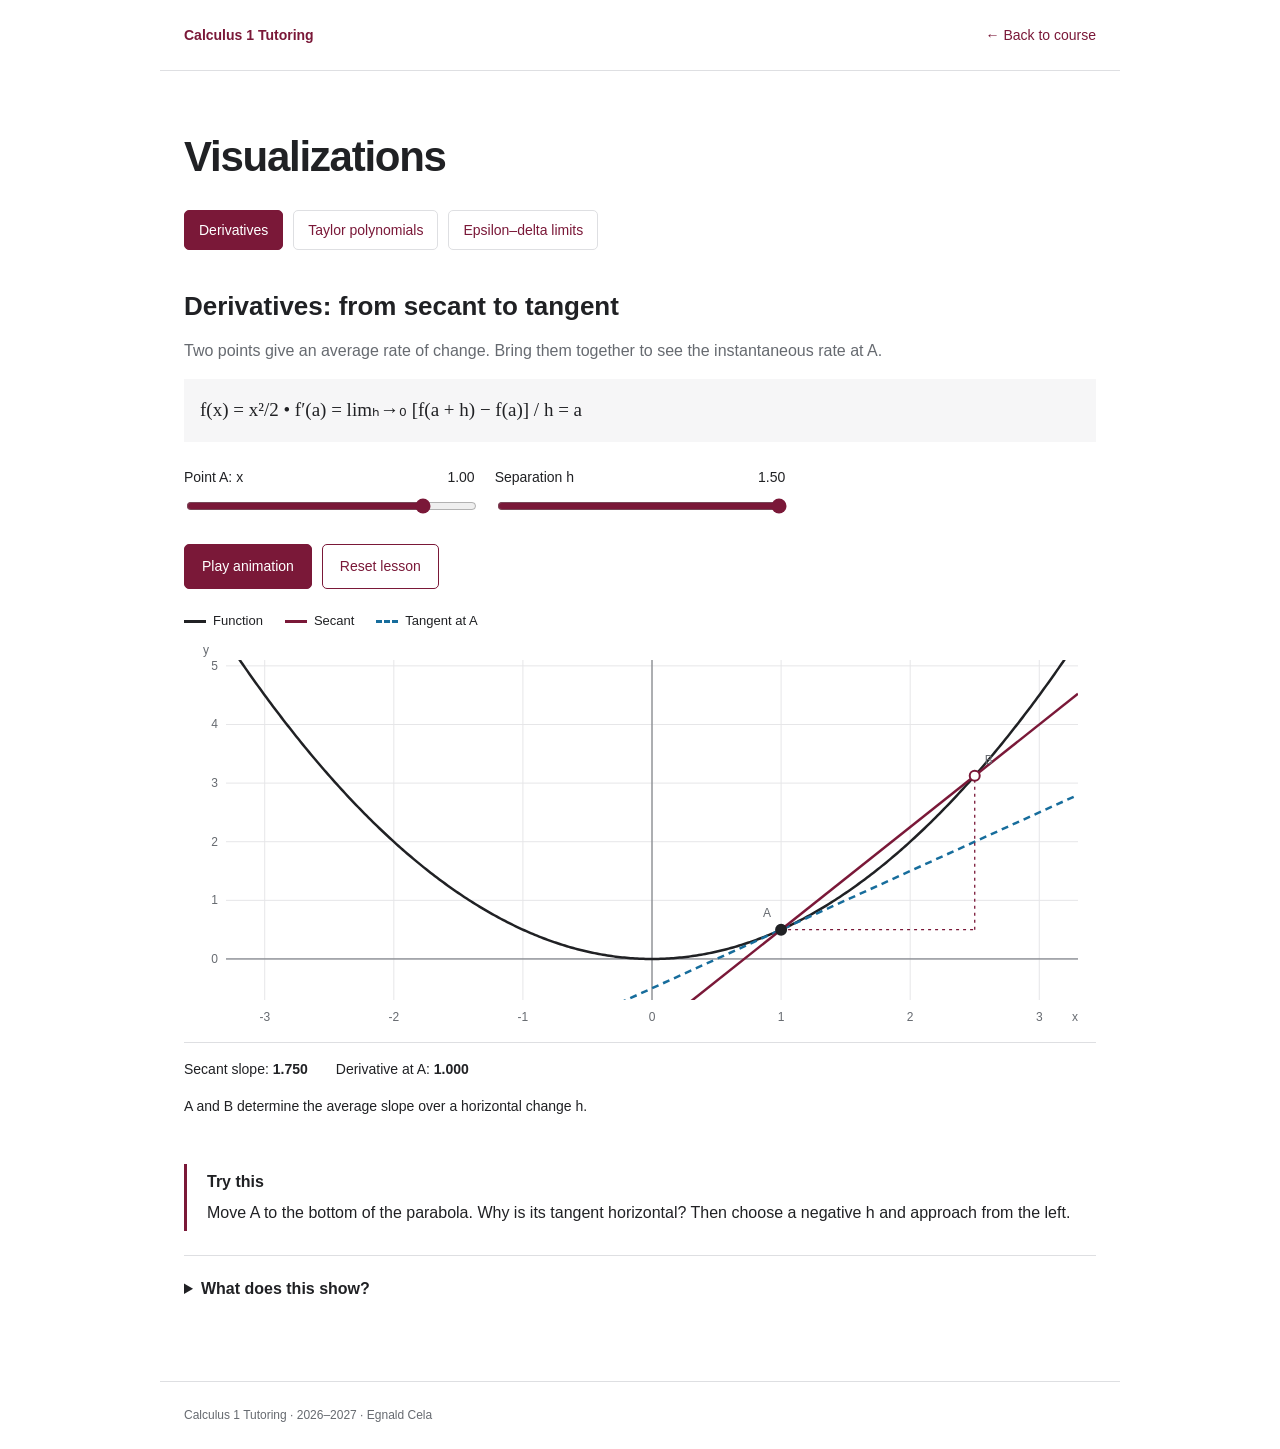
<file: animations/index.html>
<!DOCTYPE html>
<html lang="en">
<head>
<meta charset="UTF-8"><meta name="viewport" content="width=device-width, initial-scale=1">
<meta name="description" content="Explore derivatives, Taylor polynomials and epsilon–delta limits with interactive calculus animations.">
<title>Animations | Calculus 1 Tutoring</title>
<link rel="stylesheet" href="style.css"><script src="lessons.js" defer></script>
</head>
<body>
<header><a href="../index.html">Calculus 1 Tutoring</a><a href="../index.html#animations">← Back to course</a></header>
<main>
<h1>Visualizations</h1>
<nav aria-label="Animation lessons"><a href="#derivatives">Derivatives</a><a href="#taylor">Taylor polynomials</a><a href="#limits">Epsilon–delta limits</a></nav>
<section aria-labelledby="title">
<h2 id="title"></h2><p id="intro"></p><p class="formula" id="formula"></p>
<div class="controls" id="controls"></div>
<div class="actions"><button id="play" type="button">Play animation</button><button id="reset" type="button" class="secondary">Reset lesson</button></div>
<div class="legend" id="legend"></div>
<svg id="plot" role="img" aria-label="Interactive calculus graph"></svg>
<div id="values" class="values"></div><p id="status" role="status"></p>
<aside><h3>Try this</h3><p id="question"></p></aside>
<details><summary>What does this show?</summary><div id="explanation"></div></details>
<noscript>Enable JavaScript to use these interactive graphs.</noscript>
</section>
</main><footer>Calculus 1 Tutoring · 2026–2027 · Egnald Cela</footer>
</body></html>
</file>
<file: animations/style.css>
:root{--accent:#7a1838;--text:#202124;--muted:#666a70;--border:#dedfe2;--soft:#f6f6f7;--blue:#176d9c;--green:#18734d;--red:#b63736;--paper:#fff}
*{box-sizing:border-box}body{margin:0;background:var(--paper);color:var(--text);font-family:Arial,Helvetica,sans-serif;line-height:1.6}header,main,footer{max-width:960px;margin:auto;padding:24px}header{display:flex;justify-content:space-between;gap:20px;border-bottom:1px solid var(--border);font-size:14px}header a:first-child{font-weight:700}a{color:var(--accent);text-decoration:none}a:hover{text-decoration:underline}main{padding-top:50px}.eyebrow{font-size:12px;color:var(--accent);font-weight:700;letter-spacing:.1em}h1{font-size:clamp(28px,4vw,42px);line-height:1.15;letter-spacing:-.03em;margin:12px 0 28px}nav{display:flex;flex-wrap:wrap;gap:10px;margin-bottom:36px}nav a{padding:8px 14px;border:1px solid var(--border);border-radius:5px;font-size:14px}nav a[aria-current]{background:var(--accent);color:white;border-color:var(--accent)}h2{font-size:26px;margin:0 0 10px}p{margin:0 0 16px}#intro{max-width:760px;color:var(--muted)}.formula{background:var(--soft);padding:16px;font-family:Georgia,serif;font-size:19px;overflow-wrap:anywhere}.controls{display:grid;grid-template-columns:repeat(3,minmax(0,1fr));gap:20px;margin:24px 0 16px}label{display:block;font-size:14px}label span{display:flex;justify-content:space-between;gap:8px}output,.values{font-variant-numeric:tabular-nums}input[type=range]{width:100%;accent-color:var(--accent);min-height:32px}select{width:100%;padding:9px;border:1px solid var(--border);background:white;border-radius:4px;font:inherit;margin-top:8px}button{font:inherit;font-size:14px;border:1px solid var(--accent);background:var(--accent);color:white;border-radius:5px;padding:10px 17px;cursor:pointer;min-height:44px}button.secondary{background:white;color:var(--accent)}button:focus-visible,a:focus-visible,input:focus-visible,select:focus-visible,summary:focus-visible{outline:3px solid var(--blue);outline-offset:3px}.actions{display:flex;flex-wrap:wrap;gap:10px}.legend{display:flex;flex-wrap:wrap;gap:8px 22px;font-size:13px;margin-top:22px}.key{display:inline-block;width:22px;border-top:3px solid var(--text);margin-right:7px;vertical-align:middle}.key.accent{border-color:var(--accent)}.key.blue{border-color:var(--blue);border-top-style:dashed}.key.green{border-color:var(--green)}#plot{display:block;width:100%;height:390px;margin:10px 0}#plot text{font:12px Arial,sans-serif;fill:var(--muted)}.values{display:flex;flex-wrap:wrap;gap:10px 28px;font-size:14px;padding:15px 0;border-top:1px solid var(--border)}#status{min-height:3.2em;font-size:14px}aside{border-left:3px solid var(--accent);padding:5px 20px;margin:24px 0}h3{font-size:16px;margin:0 0 6px}aside p{margin:0}details{border-top:1px solid var(--border);padding:20px 0}summary{cursor:pointer;font-weight:700}details div{padding-top:14px;max-width:780px}footer{font-size:12px;color:var(--muted);border-top:1px solid var(--border);margin-top:35px}@media(max-width:600px){header,main,footer{padding:20px}.controls{grid-template-columns:1fr;gap:12px}main{padding-top:30px}#plot{height:330px}header{font-size:12px}nav a{font-size:13px;padding:8px 10px}.formula{font-size:17px}}
</file>
